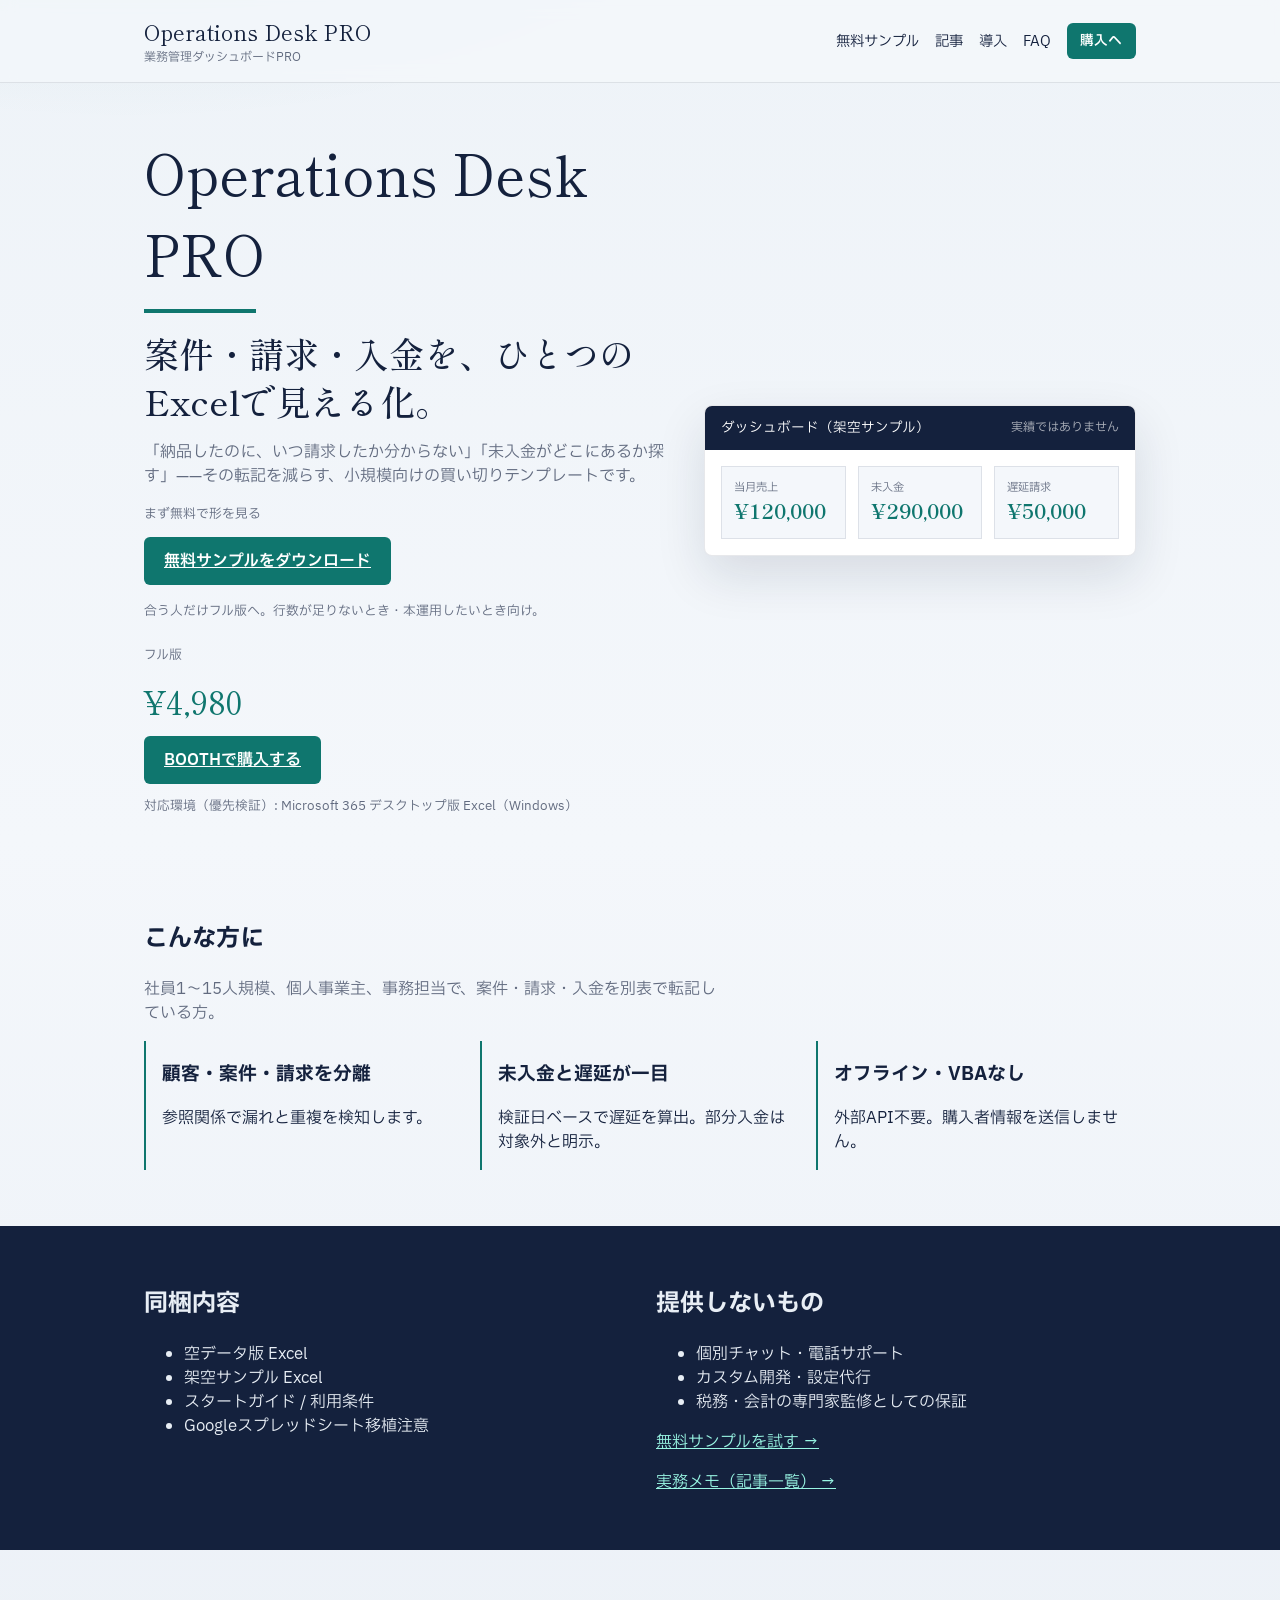
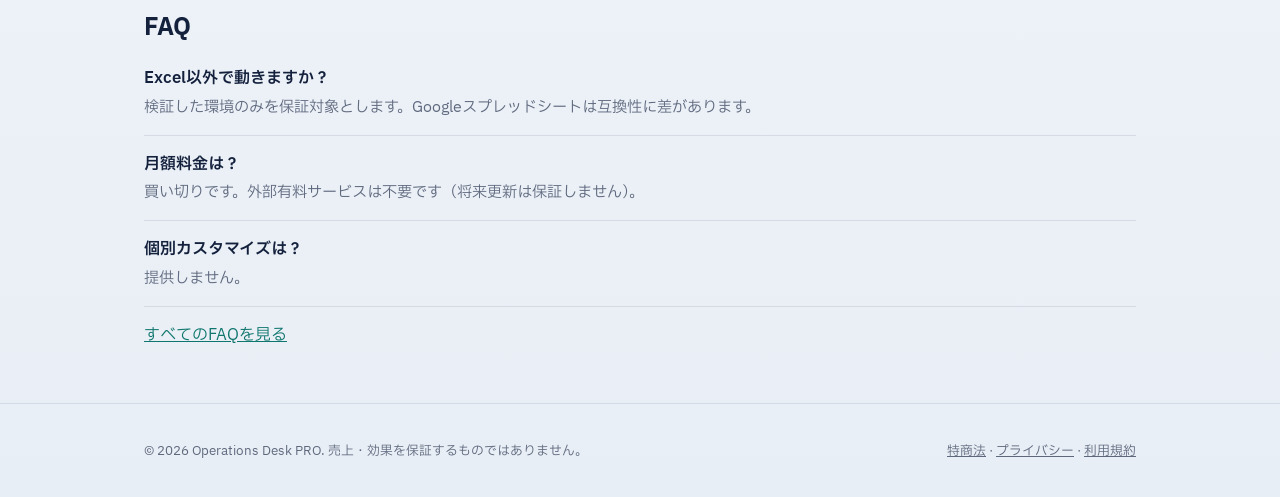
<file: index.html>
<!DOCTYPE html>
<html lang="ja">
  <head>
    <meta charset="utf-8" />
    <meta name="viewport" content="width=device-width, initial-scale=1" />
    <title>Operations Desk PRO | 業務管理ダッシュボードPRO</title>
    <meta
      name="description"
      content="案件・請求・入金をひとつのExcelで見える化する、小規模事業者向け買い切りテンプレート。"
    />
    <meta name="robots" content="index,follow" />
    <link rel="preconnect" href="https://fonts.googleapis.com" />
    <link rel="preconnect" href="https://fonts.gstatic.com" crossorigin />
    <link
      href="https://fonts.googleapis.com/css2?family=IBM+Plex+Sans+JP:wght@400;500;600&family=Shippori+Mincho:wght@500;700&display=swap"
      rel="stylesheet"
    />
    <link rel="stylesheet" href="./styles.css" />
    <script type="application/ld+json">
      {
        "@context": "https://schema.org",
        "@type": "Product",
        "name": "業務管理ダッシュボードPRO",
        "brand": "Operations Desk PRO",
        "description": "小規模事業者向け業務管理Excelテンプレート",
        "offers": {
          "@type": "Offer",
          "priceCurrency": "JPY",
          "price": "4980",
          "availability": "https://schema.org/InStock",
          "url": "https://opsdesk.booth.pm/items/9020369"
        }
      }
    </script>
  </head>
  <body>
    <header class="site-header">
      <div class="wrap row">
        <a class="brand" href="./index.html">
          <span class="brand-en">Operations Desk PRO</span>
          <span class="brand-ja">業務管理ダッシュボードPRO</span>
        </a>
        <nav aria-label="主要">
          <a href="./sample.html">無料サンプル</a>
          <a href="./articles/">記事</a>
          <a href="./guide.html">導入</a>
          <a href="./faq.html">FAQ</a>
          <a class="btn btn-small" href="#buy">購入へ</a>
        </nav>
      </div>
    </header>

    <main>
      <section class="hero wrap">
        <div>
          <p class="brand-hero">Operations Desk PRO</p>
          <div class="accent-line" aria-hidden="true"></div>
          <h1>案件・請求・入金を、ひとつのExcelで見える化。</h1>
          <p class="lede">
            「納品したのに、いつ請求したか分からない」「未入金がどこにあるか探す」——その転記を減らす、小規模向けの買い切りテンプレートです。
          </p>
          <div id="buy" class="buy-block">
            <p class="price-label">まず無料で形を見る</p>
            <a class="btn" href="./downloads/operations-desk-pro-free-v1.0.0.zip"
              >無料サンプルをダウンロード</a
            >
            <p class="note" style="margin-top:1rem">
              合う人だけフル版へ。行数が足りないとき・本運用したいとき向け。
            </p>
            <p class="price-label" style="margin-top:1.5rem">フル版</p>
            <p class="price">¥4,980</p>
            <a class="btn" href="https://opsdesk.booth.pm/items/9020369" rel="noopener"
              >BOOTHで購入する</a
            >
          </div>
          <p class="note">対応環境（優先検証）: Microsoft 365 デスクトップ版 Excel（Windows）</p>
        </div>
        <figure class="mock" aria-label="ダッシュボードの合成プレビュー（架空データ）">
          <div class="mock-bar">
            <span>ダッシュボード（架空サンプル）</span>
            <span class="muted">実績ではありません</span>
          </div>
          <div class="kpis">
            <div><span>当月売上</span><strong>¥120,000</strong></div>
            <div><span>未入金</span><strong>¥290,000</strong></div>
            <div><span>遅延請求</span><strong>¥50,000</strong></div>
          </div>
        </figure>
      </section>

      <section class="wrap section">
        <h2>こんな方に</h2>
        <p class="lede">社員1〜15人規模、個人事業主、事務担当で、案件・請求・入金を別表で転記している方。</p>
        <ul class="cards">
          <li>
            <h3>顧客・案件・請求を分離</h3>
            <p>参照関係で漏れと重複を検知します。</p>
          </li>
          <li>
            <h3>未入金と遅延が一目</h3>
            <p>検証日ベースで遅延を算出。部分入金は対象外と明示。</p>
          </li>
          <li>
            <h3>オフライン・VBAなし</h3>
            <p>外部API不要。購入者情報を送信しません。</p>
          </li>
        </ul>
      </section>

      <section class="section dark">
        <div class="wrap grid-2">
          <div>
            <h2>同梱内容</h2>
            <ul>
              <li>空データ版 Excel</li>
              <li>架空サンプル Excel</li>
              <li>スタートガイド / 利用条件</li>
              <li>Googleスプレッドシート移植注意</li>
            </ul>
          </div>
          <div>
            <h2>提供しないもの</h2>
            <ul>
              <li>個別チャット・電話サポート</li>
              <li>カスタム開発・設定代行</li>
              <li>税務・会計の専門家監修としての保証</li>
            </ul>
            <p><a href="./sample.html">無料サンプルを試す →</a></p>
            <p><a href="./articles/">実務メモ（記事一覧） →</a></p>
          </div>
        </div>
      </section>

      <section class="wrap section">
        <h2>FAQ</h2>
        <dl class="faq">
          <div>
            <dt>Excel以外で動きますか？</dt>
            <dd>検証した環境のみを保証対象とします。Googleスプレッドシートは互換性に差があります。</dd>
          </div>
          <div>
            <dt>月額料金は？</dt>
            <dd>買い切りです。外部有料サービスは不要です（将来更新は保証しません）。</dd>
          </div>
          <div>
            <dt>個別カスタマイズは？</dt>
            <dd>提供しません。</dd>
          </div>
        </dl>
        <p><a href="./faq.html">すべてのFAQを見る</a></p>
      </section>
    </main>

    <footer class="site-footer">
      <div class="wrap row">
        <p>© 2026 Operations Desk PRO. 売上・効果を保証するものではありません。</p>
        <p>
          <a href="./legal.html">特商法</a> ·
          <a href="./privacy.html">プライバシー</a> ·
          <a href="./terms.html">利用規約</a>
        </p>
      </div>
    </footer>
  </body>
</html>
</file>
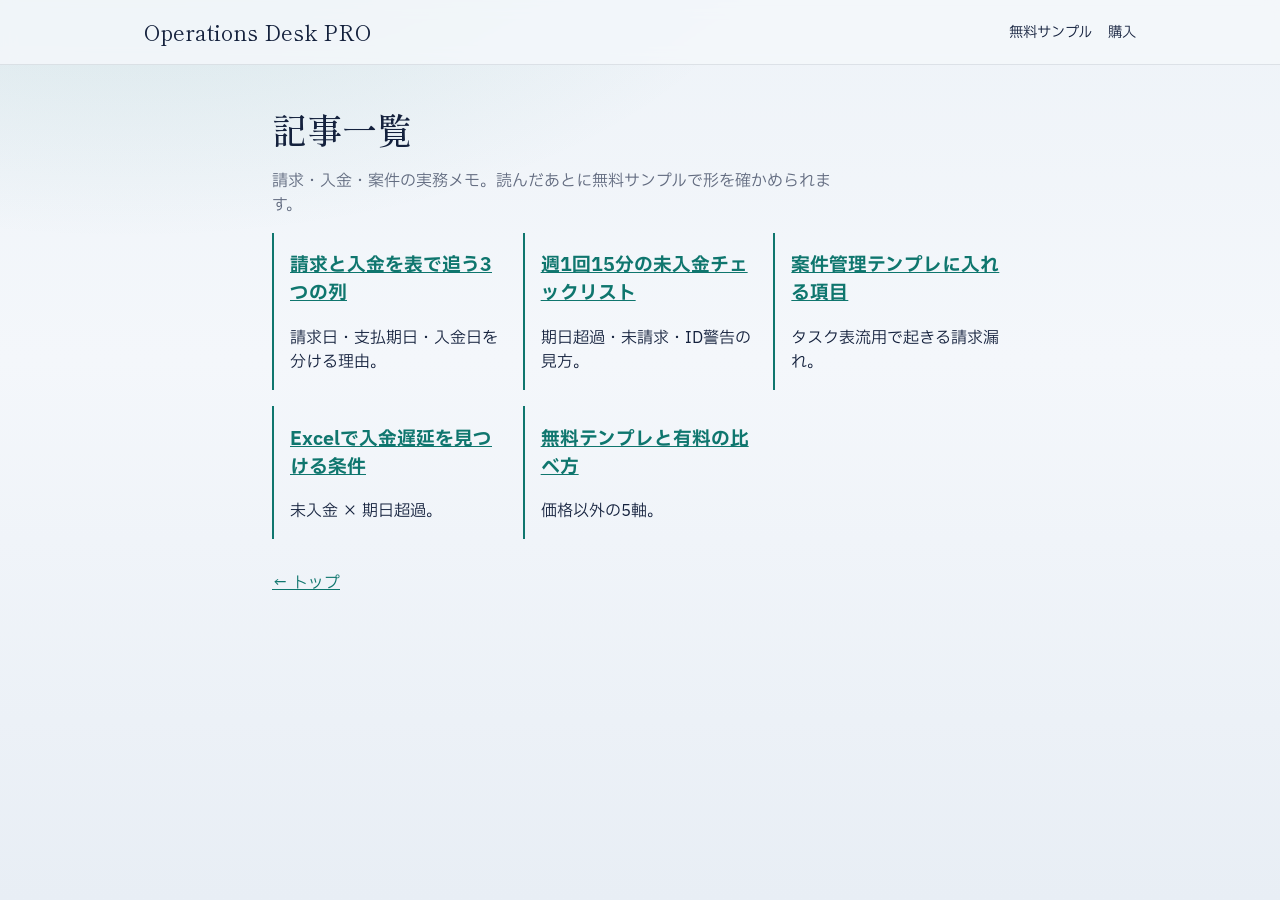
<file: articles/index.html>
<!DOCTYPE html>
<html lang="ja">
  <head>
    <meta charset="utf-8" />
    <meta name="viewport" content="width=device-width, initial-scale=1" />
    <title>記事一覧 | OpsDesk</title>
    <meta name="description" content="請求・入金・案件管理の実務メモ。無料サンプルとBOOTHへの導線付き。" />
    <link rel="preconnect" href="https://fonts.googleapis.com" />
    <link rel="preconnect" href="https://fonts.gstatic.com" crossorigin />
    <link href="https://fonts.googleapis.com/css2?family=IBM+Plex+Sans+JP:wght@400;500;600&family=Shippori+Mincho:wght@500;700&display=swap" rel="stylesheet" />
    <link rel="stylesheet" href="../styles.css" />
  </head>
  <body>
    <header class="site-header">
      <div class="wrap row">
        <a class="brand" href="../index.html"><span class="brand-en">Operations Desk PRO</span></a>
        <nav>
          <a href="../sample.html">無料サンプル</a>
          <a href="https://opsdesk.booth.pm/items/9020369" rel="noopener">購入</a>
        </nav>
      </div>
    </header>
    <main class="wrap page">
      <h1>記事一覧</h1>
      <p class="lede">請求・入金・案件の実務メモ。読んだあとに無料サンプルで形を確かめられます。</p>
      <ul class="cards">
        <li>
          <h3><a href="./seikyu-nyukin-hyo.html">請求と入金を表で追う3つの列</a></h3>
          <p>請求日・支払期日・入金日を分ける理由。</p>
        </li>
        <li>
          <h3><a href="./unpaid-checklist.html">週1回15分の未入金チェックリスト</a></h3>
          <p>期日超過・未請求・ID警告の見方。</p>
        </li>
        <li>
          <h3><a href="./anaken-template.html">案件管理テンプレに入れる項目</a></h3>
          <p>タスク表流用で起きる請求漏れ。</p>
        </li>
        <li>
          <h3><a href="./nyukin-chitai.html">Excelで入金遅延を見つける条件</a></h3>
          <p>未入金 × 期日超過。</p>
        </li>
        <li>
          <h3><a href="./free-vs-paid.html">無料テンプレと有料の比べ方</a></h3>
          <p>価格以外の5軸。</p>
        </li>
      </ul>
      <p style="margin-top:2rem"><a href="../index.html">← トップ</a></p>
    </main>
  </body>
</html>
</file>
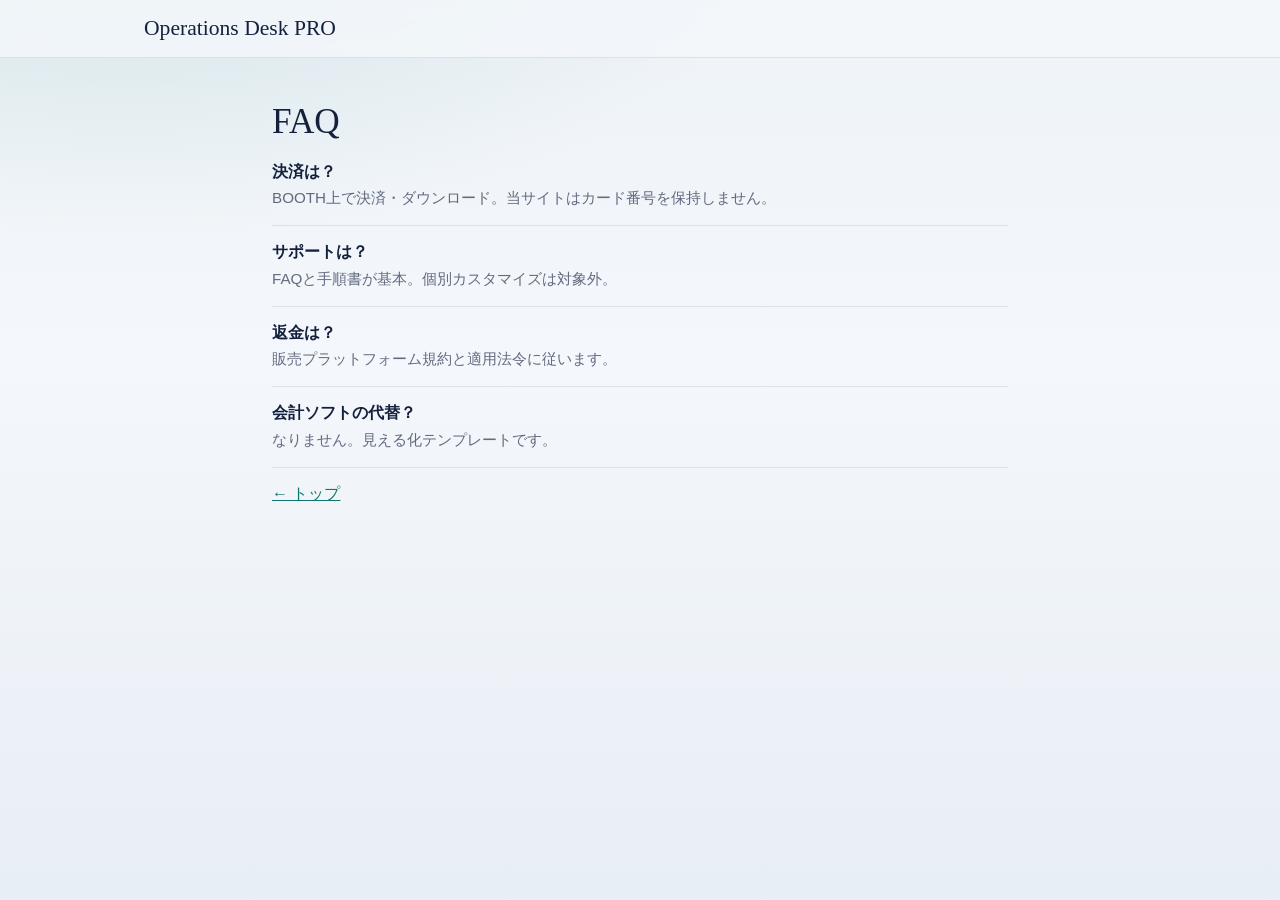
<file: faq.html>
<!DOCTYPE html>
<html lang="ja">
  <head>
    <meta charset="utf-8" />
    <meta name="viewport" content="width=device-width, initial-scale=1" />
    <title>FAQ | Operations Desk PRO</title>
    <meta name="robots" content="noindex,nofollow" />
    <link rel="stylesheet" href="./styles.css" />
  </head>
  <body>
    <header class="site-header"><div class="wrap"><a class="brand" href="./index.html"><span class="brand-en">Operations Desk PRO</span></a></div></header>
    <main class="wrap page">
      <h1>FAQ</h1>
      <dl class="faq">
        <div><dt>決済は？</dt><dd>BOOTH上で決済・ダウンロード。当サイトはカード番号を保持しません。</dd></div>
        <div><dt>サポートは？</dt><dd>FAQと手順書が基本。個別カスタマイズは対象外。</dd></div>
        <div><dt>返金は？</dt><dd>販売プラットフォーム規約と適用法令に従います。</dd></div>
        <div><dt>会計ソフトの代替？</dt><dd>なりません。見える化テンプレートです。</dd></div>
      </dl>
      <p><a href="./index.html">← トップ</a></p>
    </main>
  </body>
</html>
</file>
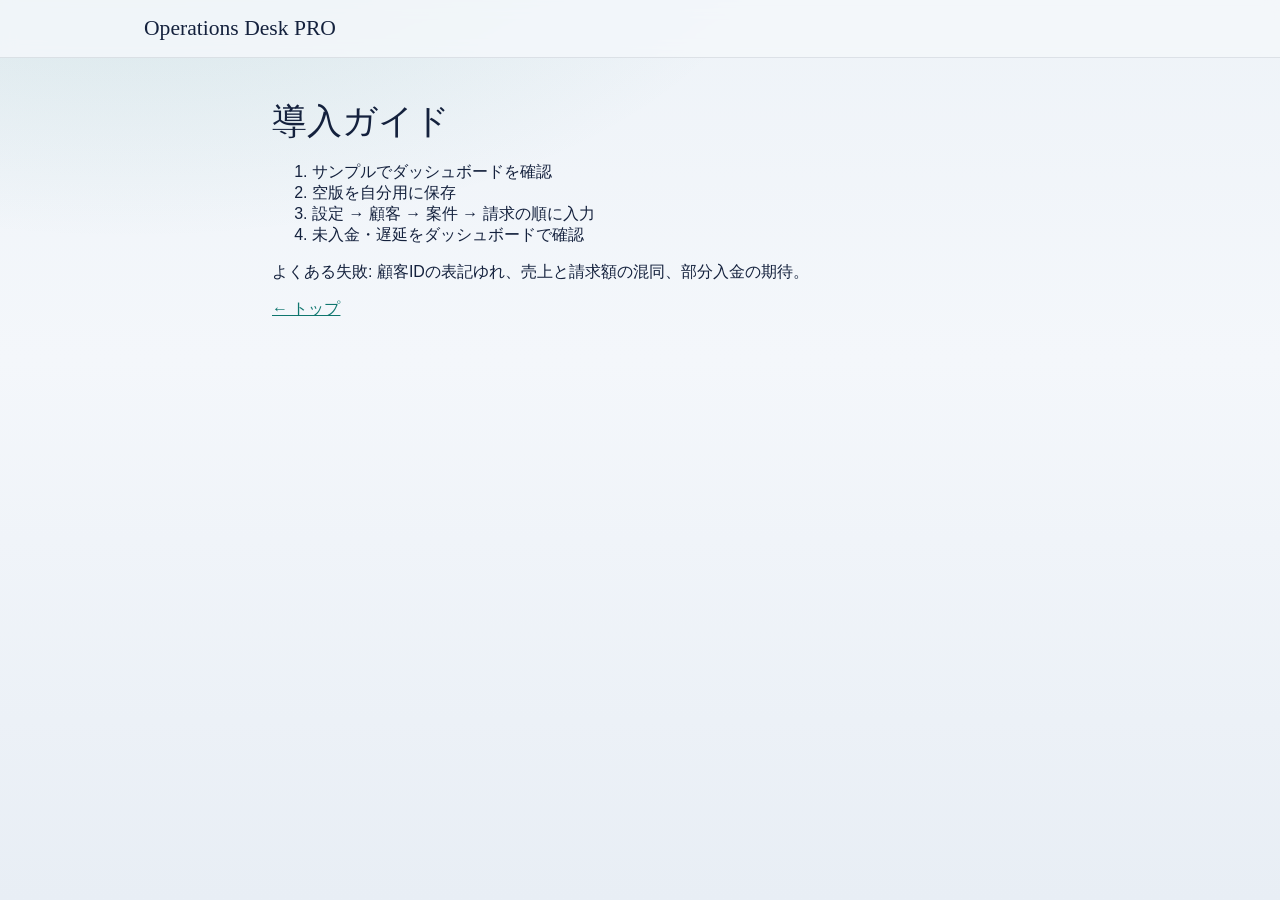
<file: guide.html>
<!DOCTYPE html>
<html lang="ja">
  <head>
    <meta charset="utf-8" />
    <meta name="viewport" content="width=device-width, initial-scale=1" />
    <title>導入ガイド | Operations Desk PRO</title>
    <meta name="robots" content="noindex,nofollow" />
    <link rel="stylesheet" href="./styles.css" />
  </head>
  <body>
    <header class="site-header"><div class="wrap"><a class="brand" href="./index.html"><span class="brand-en">Operations Desk PRO</span></a></div></header>
    <main class="wrap page">
      <h1>導入ガイド</h1>
      <ol>
        <li>サンプルでダッシュボードを確認</li>
        <li>空版を自分用に保存</li>
        <li>設定 → 顧客 → 案件 → 請求の順に入力</li>
        <li>未入金・遅延をダッシュボードで確認</li>
      </ol>
      <p>よくある失敗: 顧客IDの表記ゆれ、売上と請求額の混同、部分入金の期待。</p>
      <p><a href="./index.html">← トップ</a></p>
    </main>
  </body>
</html>
</file>
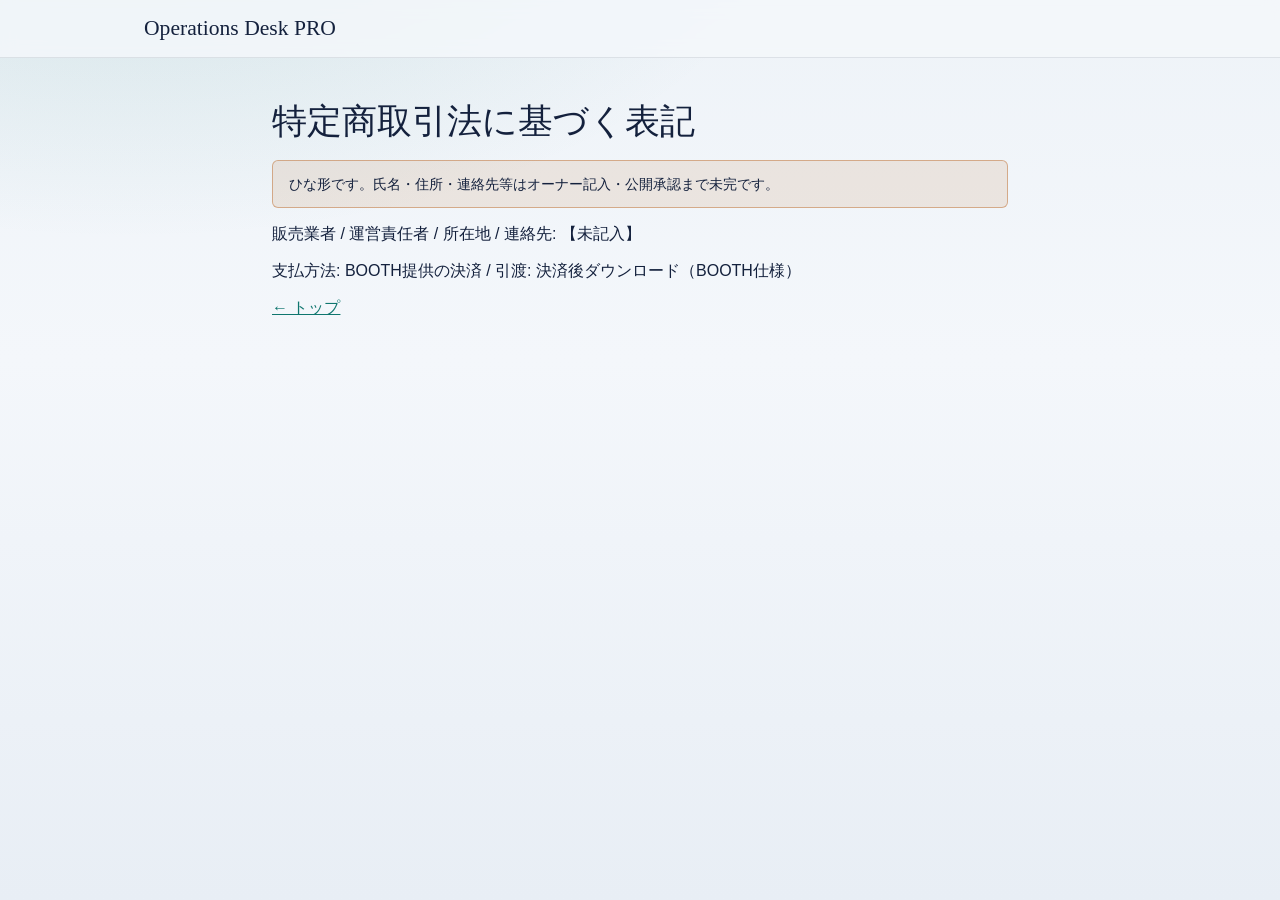
<file: legal.html>
<!DOCTYPE html>
<html lang="ja">
  <head>
    <meta charset="utf-8" />
    <meta name="viewport" content="width=device-width, initial-scale=1" />
    <title>特商法表記 | Operations Desk PRO</title>
    <meta name="robots" content="noindex,nofollow" />
    <link rel="stylesheet" href="./styles.css" />
  </head>
  <body>
    <header class="site-header"><div class="wrap"><a class="brand" href="./index.html"><span class="brand-en">Operations Desk PRO</span></a></div></header>
    <main class="wrap page">
      <h1>特定商取引法に基づく表記</h1>
      <p class="warn">ひな形です。氏名・住所・連絡先等はオーナー記入・公開承認まで未完です。</p>
      <p>販売業者 / 運営責任者 / 所在地 / 連絡先: 【未記入】</p>
      <p>支払方法: BOOTH提供の決済 / 引渡: 決済後ダウンロード（BOOTH仕様）</p>
      <p><a href="./index.html">← トップ</a></p>
    </main>
  </body>
</html>
</file>
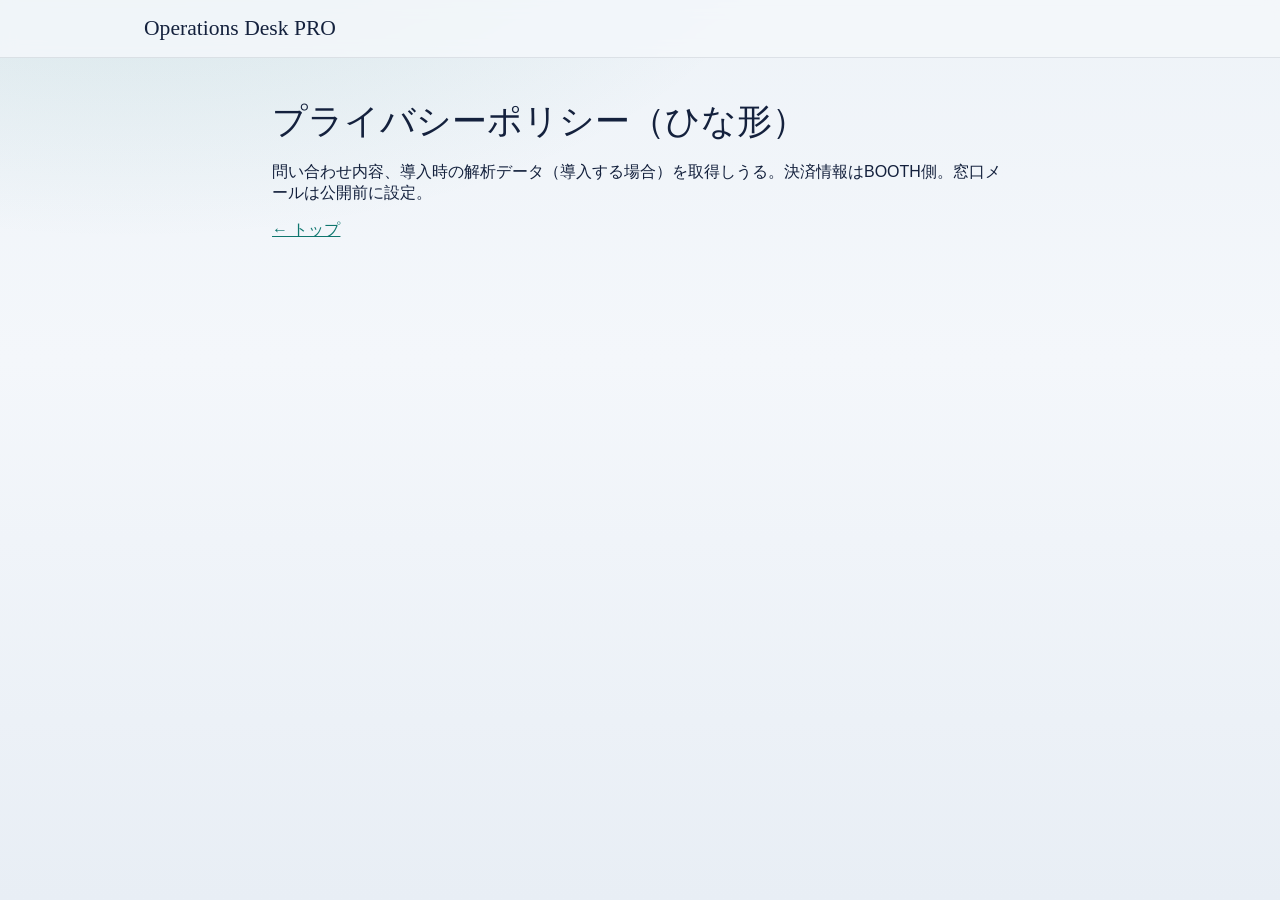
<file: privacy.html>
<!DOCTYPE html>
<html lang="ja">
  <head>
    <meta charset="utf-8" />
    <meta name="viewport" content="width=device-width, initial-scale=1" />
    <title>プライバシー | Operations Desk PRO</title>
    <meta name="robots" content="noindex,nofollow" />
    <link rel="stylesheet" href="./styles.css" />
  </head>
  <body>
    <header class="site-header"><div class="wrap"><a class="brand" href="./index.html"><span class="brand-en">Operations Desk PRO</span></a></div></header>
    <main class="wrap page">
      <h1>プライバシーポリシー（ひな形）</h1>
      <p>問い合わせ内容、導入時の解析データ（導入する場合）を取得しうる。決済情報はBOOTH側。窓口メールは公開前に設定。</p>
      <p><a href="./index.html">← トップ</a></p>
    </main>
  </body>
</html>
</file>
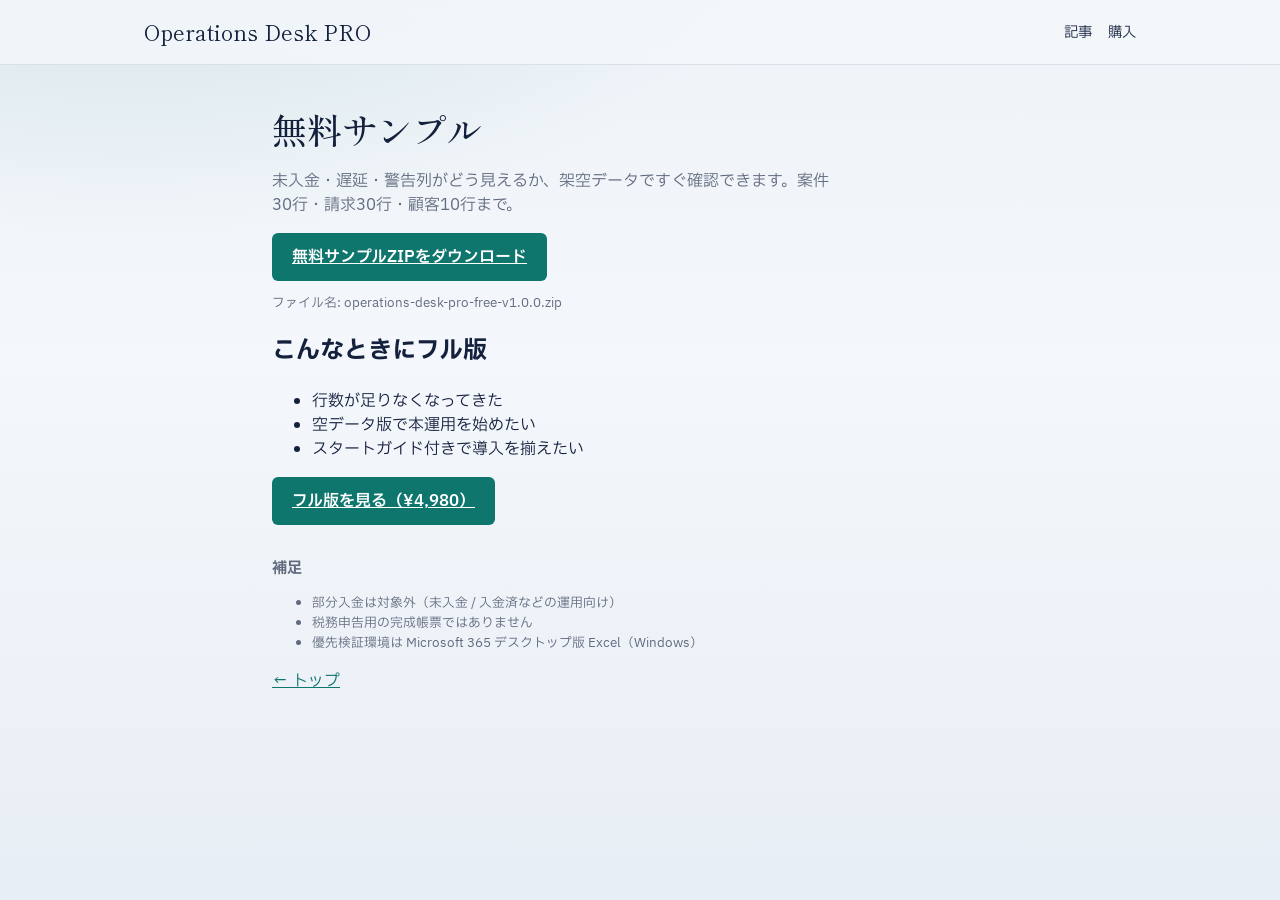
<file: sample.html>
<!DOCTYPE html>
<html lang="ja">
  <head>
    <meta charset="utf-8" />
    <meta name="viewport" content="width=device-width, initial-scale=1" />
    <title>無料サンプル | Operations Desk PRO</title>
    <meta
      name="description"
      content="業務管理ダッシュボードPROの無料サンプルZIP。行数制限あり・架空データ。"
    />
    <link rel="preconnect" href="https://fonts.googleapis.com" />
    <link rel="preconnect" href="https://fonts.gstatic.com" crossorigin />
    <link
      href="https://fonts.googleapis.com/css2?family=IBM+Plex+Sans+JP:wght@400;500;600&family=Shippori+Mincho:wght@500;700&display=swap"
      rel="stylesheet"
    />
    <link rel="stylesheet" href="./styles.css" />
  </head>
  <body>
    <header class="site-header">
      <div class="wrap row">
        <a class="brand" href="./index.html">
          <span class="brand-en">Operations Desk PRO</span>
        </a>
        <nav>
          <a href="./articles/seikyu-nyukin-hyo.html">記事</a>
          <a href="https://opsdesk.booth.pm/items/9020369" rel="noopener">購入</a>
        </nav>
      </div>
    </header>
    <main class="wrap page">
      <h1>無料サンプル</h1>
      <p class="lede">
        未入金・遅延・警告列がどう見えるか、架空データですぐ確認できます。案件30行・請求30行・顧客10行まで。
      </p>
      <div class="buy-block">
        <a class="btn" href="./downloads/operations-desk-pro-free-v1.0.0.zip"
          >無料サンプルZIPをダウンロード</a
        >
        <p class="note">ファイル名: operations-desk-pro-free-v1.0.0.zip</p>
      </div>
      <h2>こんなときにフル版</h2>
      <ul>
        <li>行数が足りなくなってきた</li>
        <li>空データ版で本運用を始めたい</li>
        <li>スタートガイド付きで導入を揃えたい</li>
      </ul>
      <p>
        <a class="btn" href="https://opsdesk.booth.pm/items/9020369" rel="noopener">フル版を見る（¥4,980）</a>
      </p>
      <h2 class="note" style="margin-top:2rem;font-size:0.95rem">補足</h2>
      <ul class="note">
        <li>部分入金は対象外（未入金 / 入金済などの運用向け）</li>
        <li>税務申告用の完成帳票ではありません</li>
        <li>優先検証環境は Microsoft 365 デスクトップ版 Excel（Windows）</li>
      </ul>
      <p><a href="./index.html">← トップ</a></p>
    </main>
  </body>
</html>
</file>
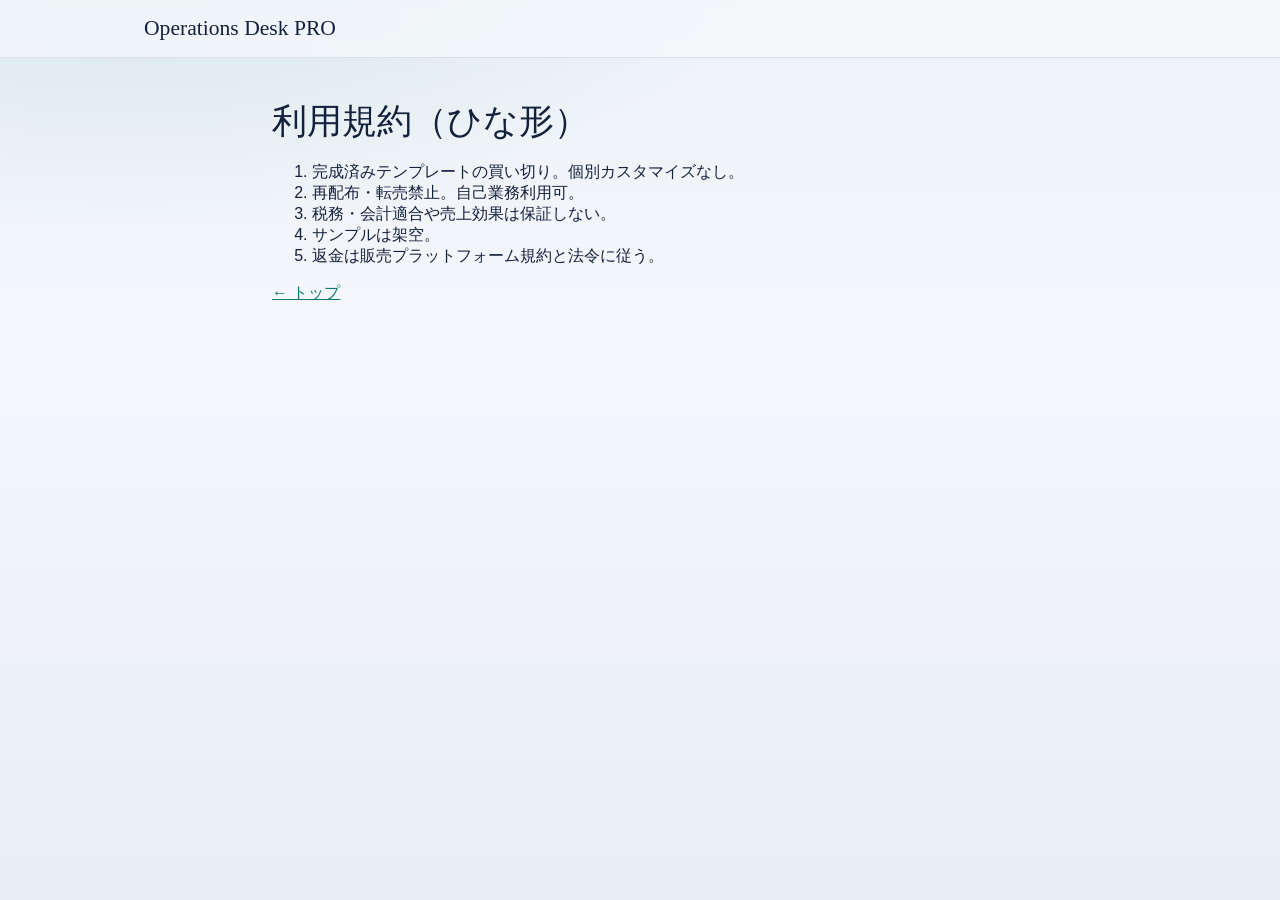
<file: terms.html>
<!DOCTYPE html>
<html lang="ja">
  <head>
    <meta charset="utf-8" />
    <meta name="viewport" content="width=device-width, initial-scale=1" />
    <title>利用規約 | Operations Desk PRO</title>
    <meta name="robots" content="noindex,nofollow" />
    <link rel="stylesheet" href="./styles.css" />
  </head>
  <body>
    <header class="site-header"><div class="wrap"><a class="brand" href="./index.html"><span class="brand-en">Operations Desk PRO</span></a></div></header>
    <main class="wrap page">
      <h1>利用規約（ひな形）</h1>
      <ol>
        <li>完成済みテンプレートの買い切り。個別カスタマイズなし。</li>
        <li>再配布・転売禁止。自己業務利用可。</li>
        <li>税務・会計適合や売上効果は保証しない。</li>
        <li>サンプルは架空。</li>
        <li>返金は販売プラットフォーム規約と法令に従う。</li>
      </ol>
      <p><a href="./index.html">← トップ</a></p>
    </main>
  </body>
</html>
</file>
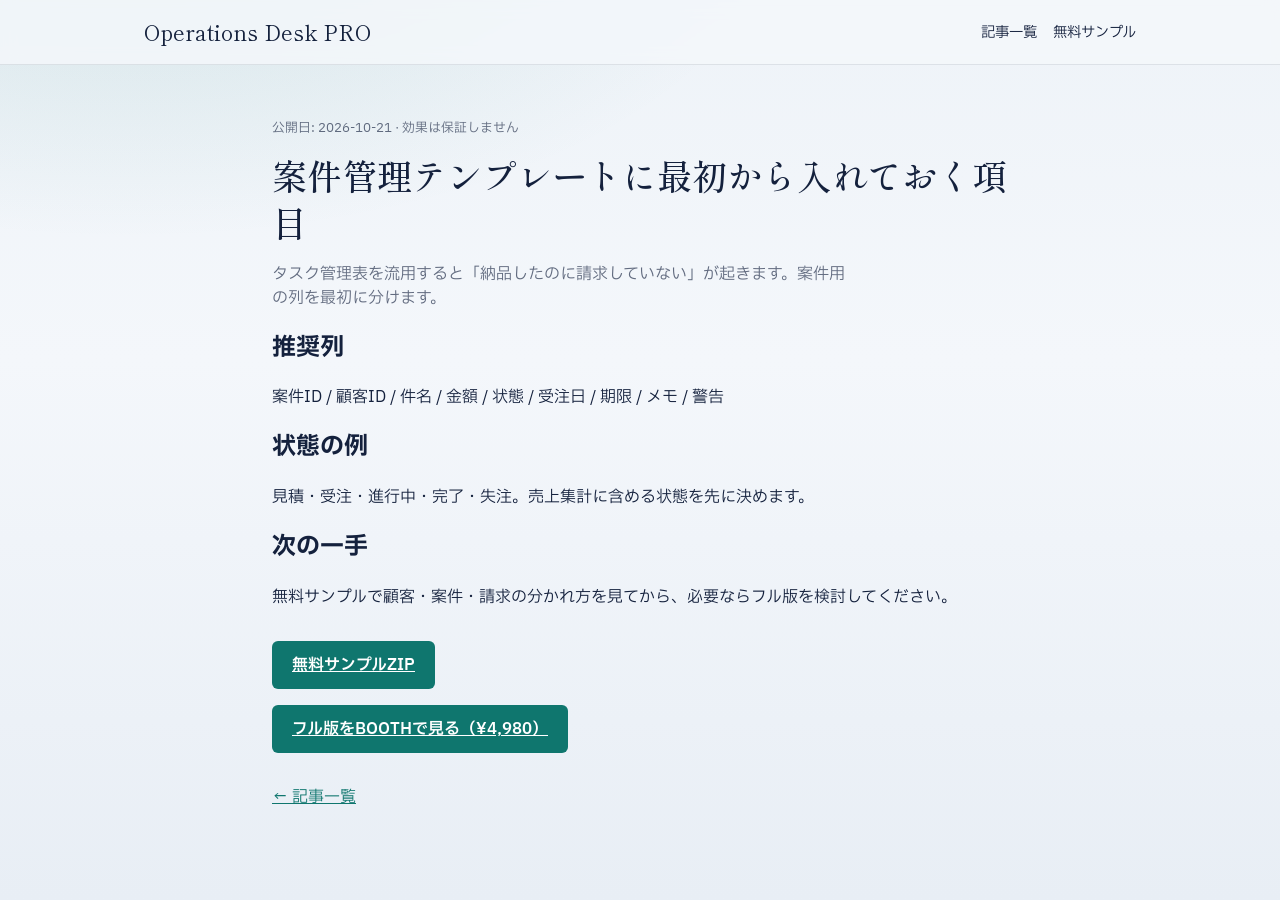
<file: articles/anaken-template.html>
<!DOCTYPE html>
<html lang="ja">
  <head>
    <meta charset="utf-8" />
    <meta name="viewport" content="width=device-width, initial-scale=1" />
    <title>案件管理テンプレートに最初から入れておく項目 | OpsDesk</title>
    <meta name="description" content="タスク表流用で請求漏れが起きる理由と、案件管理テンプレに最初から入れる列。" />
    <link rel="preconnect" href="https://fonts.googleapis.com" />
    <link rel="preconnect" href="https://fonts.gstatic.com" crossorigin />
    <link href="https://fonts.googleapis.com/css2?family=IBM+Plex+Sans+JP:wght@400;500;600&family=Shippori+Mincho:wght@500;700&display=swap" rel="stylesheet" />
    <link rel="stylesheet" href="../styles.css" />
  </head>
  <body>
    <header class="site-header">
      <div class="wrap row">
        <a class="brand" href="../index.html"><span class="brand-en">Operations Desk PRO</span></a>
        <nav>
          <a href="./index.html">記事一覧</a>
          <a href="../sample.html">無料サンプル</a>
        </nav>
      </div>
    </header>
    <main class="wrap page article">
      <p class="note">公開日: 2026-10-21 · 効果は保証しません</p>
      <h1>案件管理テンプレートに最初から入れておく項目</h1>
      <p class="lede">タスク管理表を流用すると「納品したのに請求していない」が起きます。案件用の列を最初に分けます。</p>
      <h2>推奨列</h2>
      <p>案件ID / 顧客ID / 件名 / 金額 / 状態 / 受注日 / 期限 / メモ / 警告</p>
      <h2>状態の例</h2>
      <p>見積・受注・進行中・完了・失注。売上集計に含める状態を先に決めます。</p>
      <h2>次の一手</h2>
      <p>無料サンプルで顧客・案件・請求の分かれ方を見てから、必要ならフル版を検討してください。</p>
      <div class="buy-block" style="margin-top:2rem">
        <a class="btn" href="../downloads/operations-desk-pro-free-v1.0.0.zip">無料サンプルZIP</a>
        <p style="margin-top:1rem"><a class="btn" href="https://opsdesk.booth.pm/items/9020369" rel="noopener">フル版をBOOTHで見る（¥4,980）</a></p>
      </div>
      <p style="margin-top:2rem"><a href="./index.html">← 記事一覧</a></p>
    </main>
  </body>
</html>
</file>
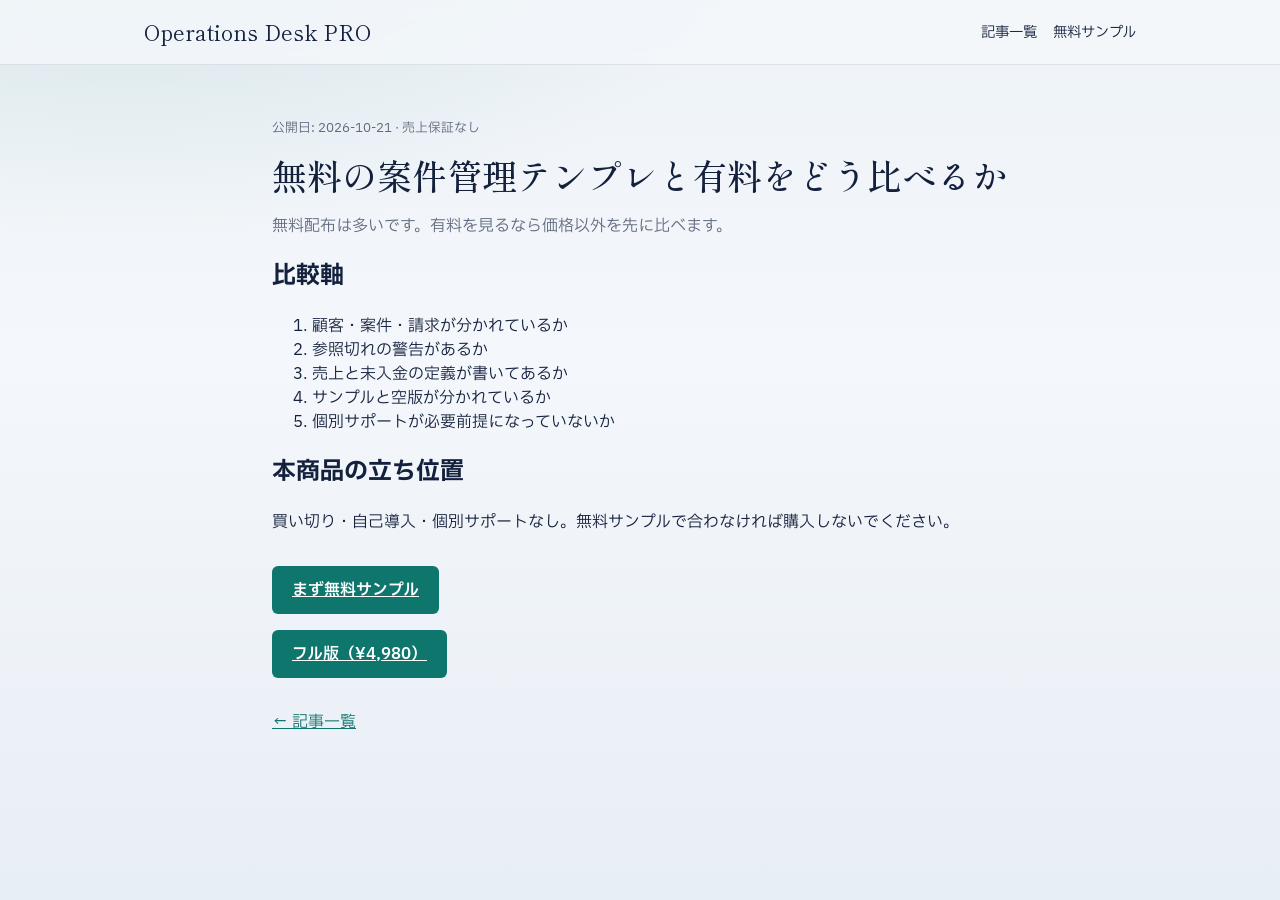
<file: articles/free-vs-paid.html>
<!DOCTYPE html>
<html lang="ja">
  <head>
    <meta charset="utf-8" />
    <meta name="viewport" content="width=device-width, initial-scale=1" />
    <title>無料の案件管理テンプレと有料をどう比べるか | OpsDesk</title>
    <meta name="description" content="価格以外の5つの比較軸。無料で足りるなら買わなくてよい。" />
    <link rel="preconnect" href="https://fonts.googleapis.com" />
    <link rel="preconnect" href="https://fonts.gstatic.com" crossorigin />
    <link href="https://fonts.googleapis.com/css2?family=IBM+Plex+Sans+JP:wght@400;500;600&family=Shippori+Mincho:wght@500;700&display=swap" rel="stylesheet" />
    <link rel="stylesheet" href="../styles.css" />
  </head>
  <body>
    <header class="site-header">
      <div class="wrap row">
        <a class="brand" href="../index.html"><span class="brand-en">Operations Desk PRO</span></a>
        <nav>
          <a href="./index.html">記事一覧</a>
          <a href="../sample.html">無料サンプル</a>
        </nav>
      </div>
    </header>
    <main class="wrap page article">
      <p class="note">公開日: 2026-10-21 · 売上保証なし</p>
      <h1>無料の案件管理テンプレと有料をどう比べるか</h1>
      <p class="lede">無料配布は多いです。有料を見るなら価格以外を先に比べます。</p>
      <h2>比較軸</h2>
      <ol>
        <li>顧客・案件・請求が分かれているか</li>
        <li>参照切れの警告があるか</li>
        <li>売上と未入金の定義が書いてあるか</li>
        <li>サンプルと空版が分かれているか</li>
        <li>個別サポートが必要前提になっていないか</li>
      </ol>
      <h2>本商品の立ち位置</h2>
      <p>買い切り・自己導入・個別サポートなし。無料サンプルで合わなければ購入しないでください。</p>
      <div class="buy-block" style="margin-top:2rem">
        <a class="btn" href="../downloads/operations-desk-pro-free-v1.0.0.zip">まず無料サンプル</a>
        <p style="margin-top:1rem"><a class="btn" href="https://opsdesk.booth.pm/items/9020369" rel="noopener">フル版（¥4,980）</a></p>
      </div>
      <p style="margin-top:2rem"><a href="./index.html">← 記事一覧</a></p>
    </main>
  </body>
</html>
</file>
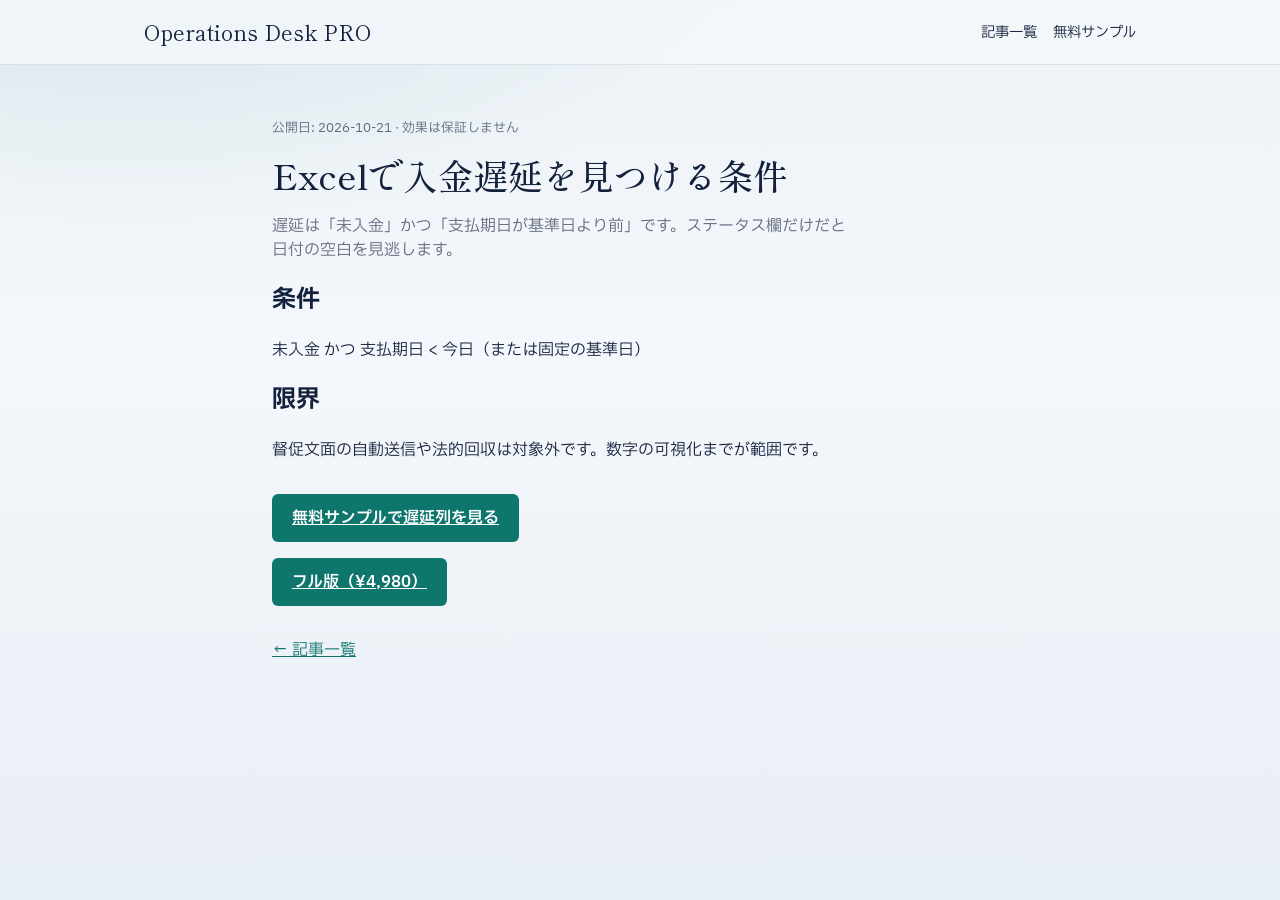
<file: articles/nyukin-chitai.html>
<!DOCTYPE html>
<html lang="ja">
  <head>
    <meta charset="utf-8" />
    <meta name="viewport" content="width=device-width, initial-scale=1" />
    <title>Excelで入金遅延を見つける条件 | OpsDesk</title>
    <meta name="description" content="未入金かつ支払期日を過ぎた行を見つけるExcelの条件。督促自動化は範囲外。" />
    <link rel="preconnect" href="https://fonts.googleapis.com" />
    <link rel="preconnect" href="https://fonts.gstatic.com" crossorigin />
    <link href="https://fonts.googleapis.com/css2?family=IBM+Plex+Sans+JP:wght@400;500;600&family=Shippori+Mincho:wght@500;700&display=swap" rel="stylesheet" />
    <link rel="stylesheet" href="../styles.css" />
  </head>
  <body>
    <header class="site-header">
      <div class="wrap row">
        <a class="brand" href="../index.html"><span class="brand-en">Operations Desk PRO</span></a>
        <nav>
          <a href="./index.html">記事一覧</a>
          <a href="../sample.html">無料サンプル</a>
        </nav>
      </div>
    </header>
    <main class="wrap page article">
      <p class="note">公開日: 2026-10-21 · 効果は保証しません</p>
      <h1>Excelで入金遅延を見つける条件</h1>
      <p class="lede">遅延は「未入金」かつ「支払期日が基準日より前」です。ステータス欄だけだと日付の空白を見逃します。</p>
      <h2>条件</h2>
      <p>未入金 かつ 支払期日 &lt; 今日（または固定の基準日）</p>
      <h2>限界</h2>
      <p>督促文面の自動送信や法的回収は対象外です。数字の可視化までが範囲です。</p>
      <div class="buy-block" style="margin-top:2rem">
        <a class="btn" href="../downloads/operations-desk-pro-free-v1.0.0.zip">無料サンプルで遅延列を見る</a>
        <p style="margin-top:1rem"><a class="btn" href="https://opsdesk.booth.pm/items/9020369" rel="noopener">フル版（¥4,980）</a></p>
      </div>
      <p style="margin-top:2rem"><a href="./index.html">← 記事一覧</a></p>
    </main>
  </body>
</html>
</file>
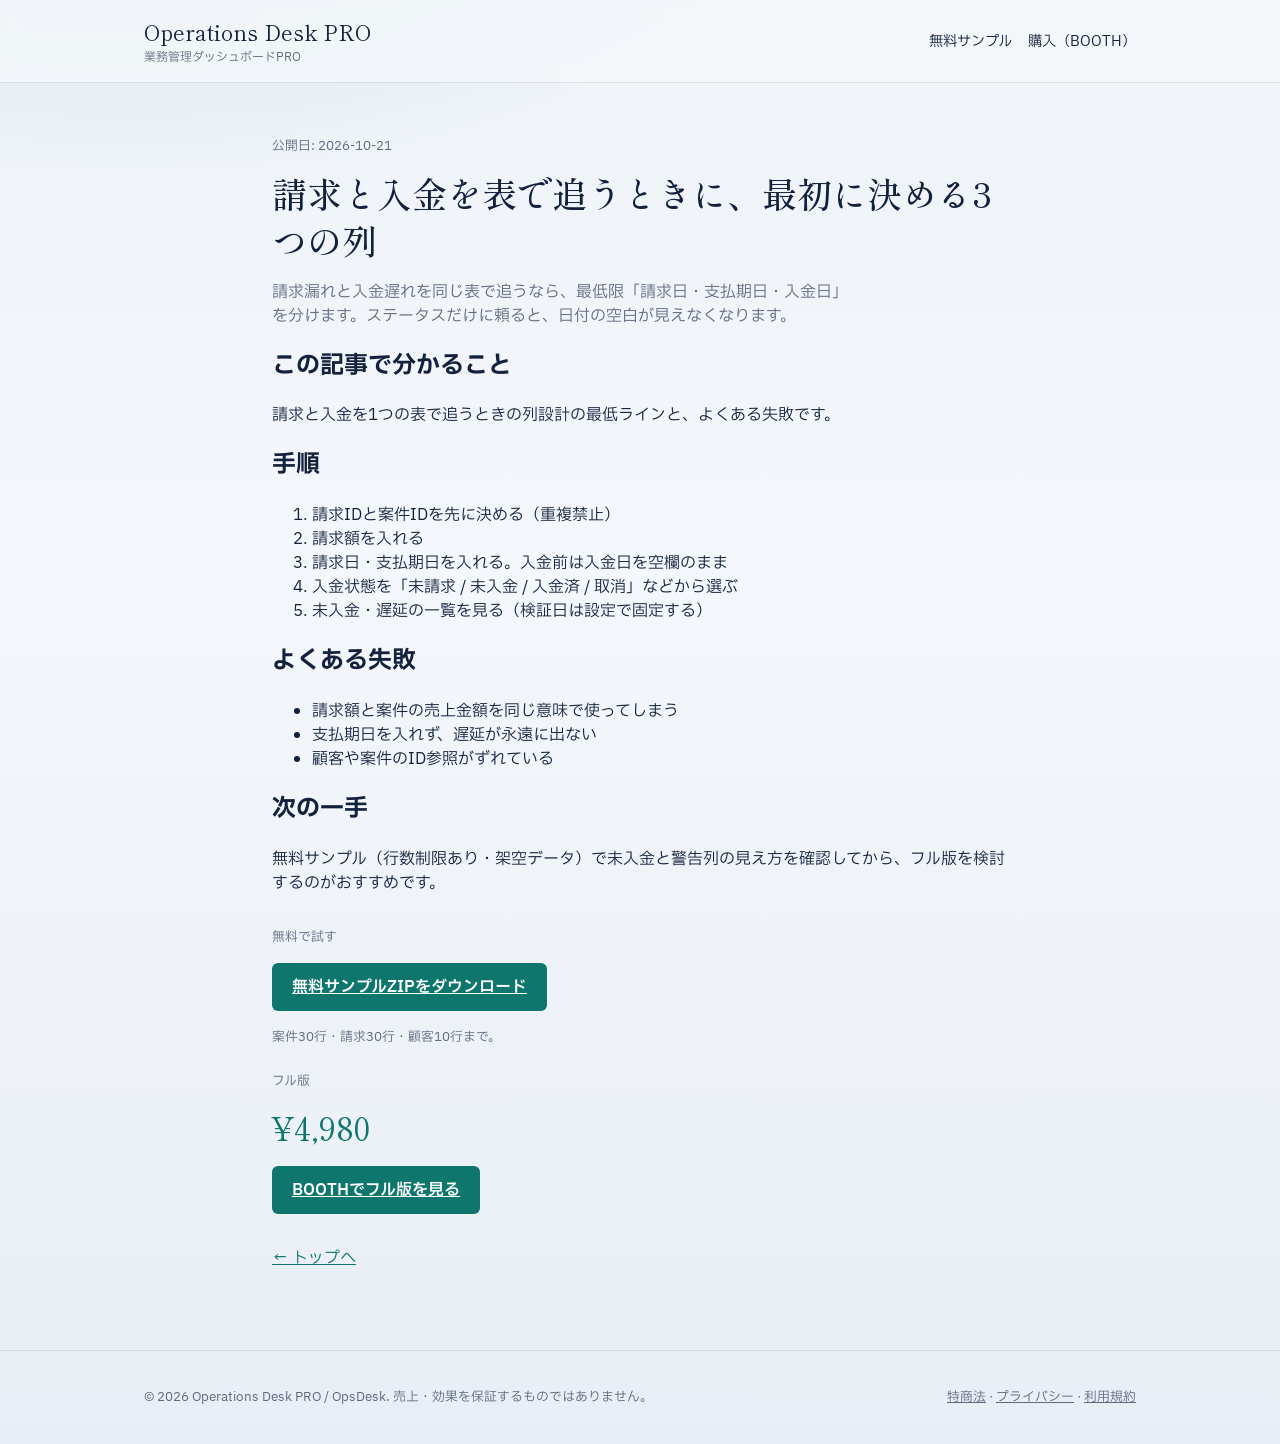
<file: articles/seikyu-nyukin-hyo.html>
<!DOCTYPE html>
<html lang="ja">
  <head>
    <meta charset="utf-8" />
    <meta name="viewport" content="width=device-width, initial-scale=1" />
    <title>請求と入金を表で追うときに、最初に決める3つの列 | OpsDesk</title>
    <meta
      name="description"
      content="請求漏れと入金遅れを同じ表で追うなら、請求日・支払期日・入金日を分けます。無料サンプルと有料テンプレートへの導線付き。"
    />
    <link rel="preconnect" href="https://fonts.googleapis.com" />
    <link rel="preconnect" href="https://fonts.gstatic.com" crossorigin />
    <link
      href="https://fonts.googleapis.com/css2?family=IBM+Plex+Sans+JP:wght@400;500;600&family=Shippori+Mincho:wght@500;700&display=swap"
      rel="stylesheet"
    />
    <link rel="stylesheet" href="../styles.css" />
  </head>
  <body>
    <header class="site-header">
      <div class="wrap row">
        <a class="brand" href="../index.html">
          <span class="brand-en">Operations Desk PRO</span>
          <span class="brand-ja">業務管理ダッシュボードPRO</span>
        </a>
        <nav aria-label="主要">
          <a href="../sample.html">無料サンプル</a>
          <a href="https://opsdesk.booth.pm/items/9020369" rel="noopener">購入（BOOTH）</a>
        </nav>
      </div>
    </header>

    <main class="wrap page article">
      <p class="note">公開日: 2026-10-21</p>
      <h1>請求と入金を表で追うときに、最初に決める3つの列</h1>
      <p class="lede">
        請求漏れと入金遅れを同じ表で追うなら、最低限「請求日・支払期日・入金日」を分けます。ステータスだけに頼ると、日付の空白が見えなくなります。
      </p>

      <h2>この記事で分かること</h2>
      <p>
        請求と入金を1つの表で追うときの列設計の最低ラインと、よくある失敗です。
      </p>

      <h2>手順</h2>
      <ol>
        <li>請求IDと案件IDを先に決める（重複禁止）</li>
        <li>請求額を入れる</li>
        <li>請求日・支払期日を入れる。入金前は入金日を空欄のまま</li>
        <li>入金状態を「未請求 / 未入金 / 入金済 / 取消」などから選ぶ</li>
        <li>未入金・遅延の一覧を見る（検証日は設定で固定する）</li>
      </ol>

      <h2>よくある失敗</h2>
      <ul>
        <li>請求額と案件の売上金額を同じ意味で使ってしまう</li>
        <li>支払期日を入れず、遅延が永遠に出ない</li>
        <li>顧客や案件のID参照がずれている</li>
      </ul>

      <h2>次の一手</h2>
      <p>
        無料サンプル（行数制限あり・架空データ）で未入金と警告列の見え方を確認してから、フル版を検討するのがおすすめです。
      </p>

      <div class="buy-block" style="margin-top: 2rem">
        <p class="price-label">無料で試す</p>
        <p>
          <a class="btn" href="../downloads/operations-desk-pro-free-v1.0.0.zip"
            >無料サンプルZIPをダウンロード</a
          >
        </p>
        <p class="note">案件30行・請求30行・顧客10行まで。</p>
        <p class="price-label" style="margin-top: 1.5rem">フル版</p>
        <p class="price">¥4,980</p>
        <p>
          <a
            class="btn"
            href="https://opsdesk.booth.pm/items/9020369"
            rel="noopener"
            >BOOTHでフル版を見る</a
          >
        </p>
      </div>

      <p style="margin-top: 2rem"><a href="../index.html">← トップへ</a></p>
    </main>

    <footer class="site-footer">
      <div class="wrap row">
        <p>© 2026 Operations Desk PRO / OpsDesk. 売上・効果を保証するものではありません。</p>
        <p>
          <a href="../legal.html">特商法</a> ·
          <a href="../privacy.html">プライバシー</a> ·
          <a href="../terms.html">利用規約</a>
        </p>
      </div>
    </footer>
  </body>
</html>
</file>
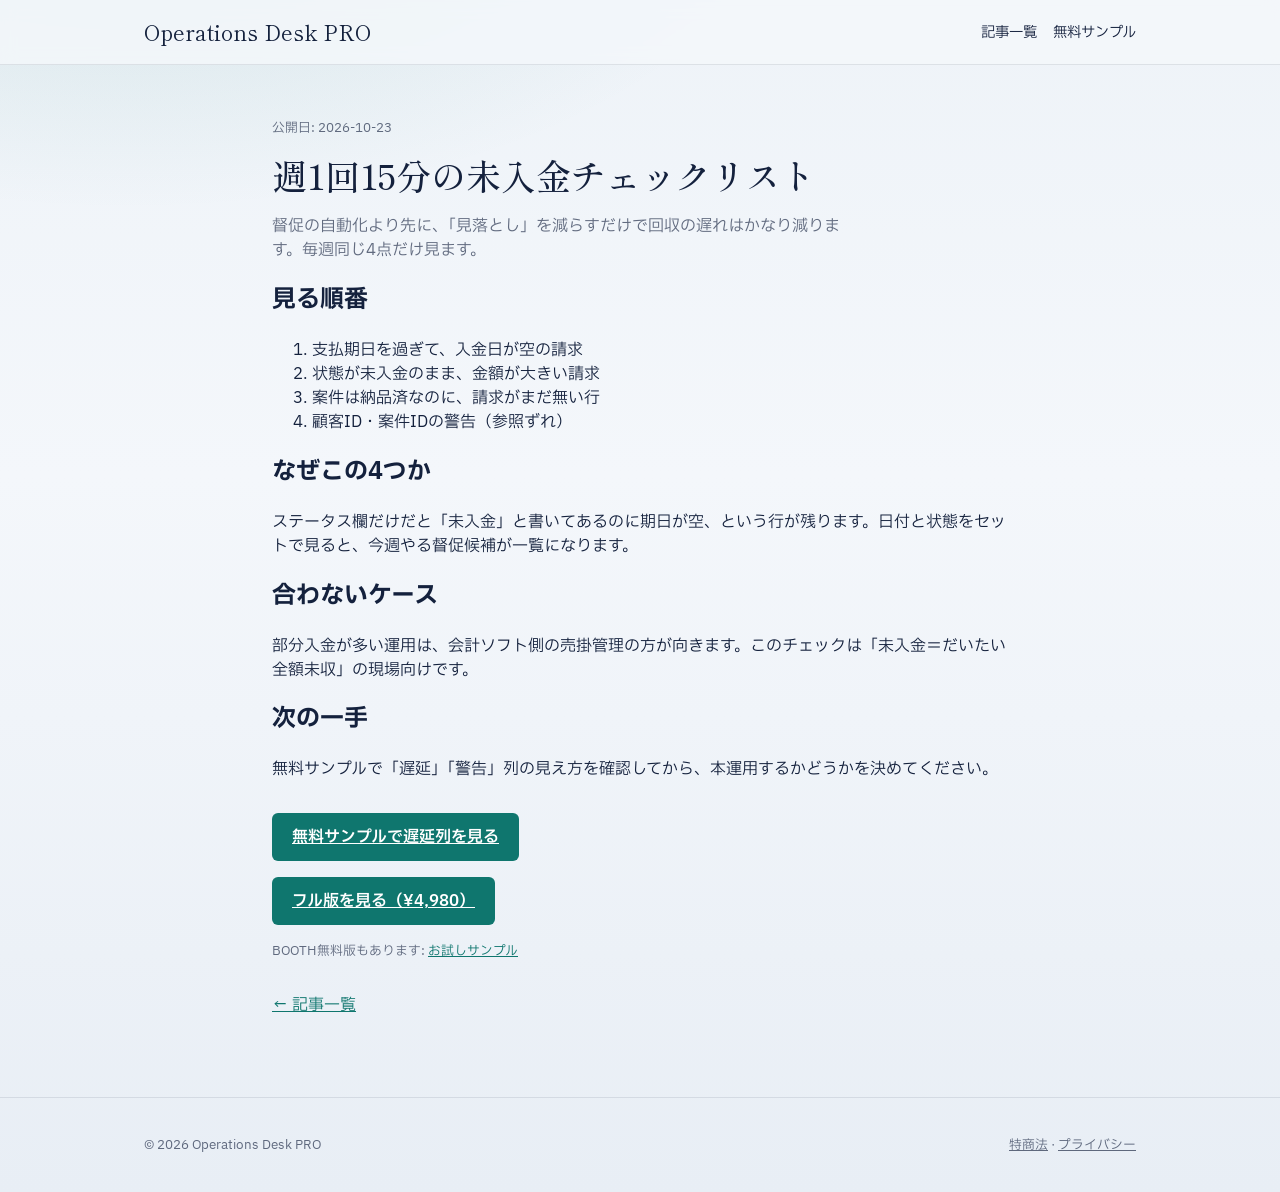
<file: articles/unpaid-checklist.html>
<!DOCTYPE html>
<html lang="ja">
  <head>
    <meta charset="utf-8" />
    <meta name="viewport" content="width=device-width, initial-scale=1" />
    <title>週1回15分の未入金チェックリスト | OpsDesk</title>
    <meta
      name="description"
      content="個人事業・小規模向け。支払期日超過・未請求・ID警告を週1回見るだけで、未入金の見失いを減らすチェックリスト。"
    />
    <link rel="preconnect" href="https://fonts.googleapis.com" />
    <link rel="preconnect" href="https://fonts.gstatic.com" crossorigin />
    <link
      href="https://fonts.googleapis.com/css2?family=IBM+Plex+Sans+JP:wght@400;500;600&family=Shippori+Mincho:wght@500;700&display=swap"
      rel="stylesheet"
    />
    <link rel="stylesheet" href="../styles.css" />
  </head>
  <body>
    <header class="site-header">
      <div class="wrap row">
        <a class="brand" href="../index.html"><span class="brand-en">Operations Desk PRO</span></a>
        <nav>
          <a href="./index.html">記事一覧</a>
          <a href="../sample.html">無料サンプル</a>
        </nav>
      </div>
    </header>
    <main class="wrap page article">
      <p class="note">公開日: 2026-10-23</p>
      <h1>週1回15分の未入金チェックリスト</h1>
      <p class="lede">
        督促の自動化より先に、「見落とし」を減らすだけで回収の遅れはかなり減ります。毎週同じ4点だけ見ます。
      </p>

      <h2>見る順番</h2>
      <ol>
        <li>支払期日を過ぎて、入金日が空の請求</li>
        <li>状態が未入金のまま、金額が大きい請求</li>
        <li>案件は納品済なのに、請求がまだ無い行</li>
        <li>顧客ID・案件IDの警告（参照ずれ）</li>
      </ol>

      <h2>なぜこの4つか</h2>
      <p>
        ステータス欄だけだと「未入金」と書いてあるのに期日が空、という行が残ります。日付と状態をセットで見ると、今週やる督促候補が一覧になります。
      </p>

      <h2>合わないケース</h2>
      <p>
        部分入金が多い運用は、会計ソフト側の売掛管理の方が向きます。このチェックは「未入金＝だいたい全額未収」の現場向けです。
      </p>

      <h2>次の一手</h2>
      <p>
        無料サンプルで「遅延」「警告」列の見え方を確認してから、本運用するかどうかを決めてください。
      </p>

      <div class="buy-block" style="margin-top: 2rem">
        <a class="btn" href="../downloads/operations-desk-pro-free-v1.0.0.zip"
          >無料サンプルで遅延列を見る</a
        >
        <p style="margin-top: 1rem">
          <a class="btn" href="https://opsdesk.booth.pm/items/9020369" rel="noopener"
            >フル版を見る（¥4,980）</a
          >
        </p>
        <p class="note" style="margin-top: 1rem">
          BOOTH無料版もあります:
          <a href="https://opsdesk.booth.pm/items/9020592" rel="noopener">お試しサンプル</a>
        </p>
      </div>
      <p style="margin-top: 2rem"><a href="./index.html">← 記事一覧</a></p>
    </main>
    <footer class="site-footer">
      <div class="wrap row">
        <p>© 2026 Operations Desk PRO</p>
        <p><a href="../legal.html">特商法</a> · <a href="../privacy.html">プライバシー</a></p>
      </div>
    </footer>
  </body>
</html>
</file>
<file: styles.css>
:root {
  --ink: #14213d;
  --paper: #f4f7fb;
  --accent: #0f766e;
  --muted: rgba(20, 33, 61, 0.65);
}

* {
  box-sizing: border-box;
}

body {
  margin: 0;
  font-family: "IBM Plex Sans JP", sans-serif;
  color: var(--ink);
  background:
    radial-gradient(1200px 600px at 10% -10%, rgba(15, 118, 110, 0.12), transparent 55%),
    linear-gradient(180deg, #eef3f8 0%, var(--paper) 40%, #e8eef5 100%);
  min-height: 100vh;
}

a {
  color: var(--accent);
}

.wrap {
  max-width: 64rem;
  margin: 0 auto;
  padding: 0 1rem;
}

.row {
  display: flex;
  justify-content: space-between;
  align-items: center;
  gap: 1rem;
  flex-wrap: wrap;
}

.site-header {
  border-bottom: 1px solid rgba(20, 33, 61, 0.1);
  background: rgba(244, 247, 251, 0.85);
  backdrop-filter: blur(8px);
  padding: 1rem 0;
}

.brand {
  text-decoration: none;
  color: inherit;
}

.brand-en,
.brand-hero {
  font-family: "Shippori Mincho", serif;
  font-size: 1.35rem;
}

.brand-hero {
  font-size: clamp(2rem, 5vw, 3.5rem);
  margin: 0;
}

.brand-ja {
  display: block;
  font-size: 0.75rem;
  color: var(--muted);
}

nav {
  display: flex;
  gap: 1rem;
  flex-wrap: wrap;
  align-items: center;
}

nav a {
  color: var(--ink);
  text-decoration: none;
  font-size: 0.9rem;
}

.accent-line {
  width: 7rem;
  height: 0.25rem;
  background: var(--accent);
  margin: 1rem 0;
}

.hero {
  display: grid;
  gap: 2rem;
  padding: 3rem 1rem 2rem;
}

@media (min-width: 900px) {
  .hero {
    grid-template-columns: 1.1fr 0.9fr;
    align-items: center;
  }
}

h1 {
  font-family: "Shippori Mincho", serif;
  font-size: clamp(1.4rem, 3vw, 2.2rem);
  font-weight: 500;
  line-height: 1.35;
  margin: 0;
}

.lede {
  color: var(--muted);
  max-width: 36rem;
}

.price {
  font-family: "Shippori Mincho", serif;
  font-size: 2rem;
  margin: 0.25rem 0 0.75rem;
  color: var(--accent);
}

.price-label,
.note {
  font-size: 0.8rem;
  color: var(--muted);
}

.btn {
  display: inline-flex;
  align-items: center;
  justify-content: center;
  border: 0;
  border-radius: 0.375rem;
  padding: 0.75rem 1.25rem;
  background: var(--accent);
  color: #fff;
  font-weight: 600;
  cursor: pointer;
}

.btn:disabled {
  background: rgba(20, 33, 61, 0.25);
  cursor: not-allowed;
}

.btn-small {
  padding: 0.5rem 0.85rem;
  font-size: 0.85rem;
  text-decoration: none;
}

.mock {
  margin: 0;
  background: #fff;
  border: 1px solid rgba(20, 33, 61, 0.1);
  border-radius: 0.5rem;
  box-shadow: 0 20px 50px rgba(20, 33, 61, 0.12);
  overflow: hidden;
}

.mock-bar {
  display: flex;
  justify-content: space-between;
  gap: 1rem;
  background: var(--ink);
  color: #fff;
  padding: 0.75rem 1rem;
  font-size: 0.85rem;
}

.muted {
  opacity: 0.65;
  font-size: 0.75rem;
}

.kpis {
  display: grid;
  grid-template-columns: repeat(3, 1fr);
  gap: 0.75rem;
  padding: 1rem;
}

.kpis div {
  border: 1px solid rgba(20, 33, 61, 0.1);
  background: var(--paper);
  padding: 0.75rem;
}

.kpis span {
  display: block;
  font-size: 0.7rem;
  color: var(--muted);
}

.kpis strong {
  font-family: "Shippori Mincho", serif;
  font-size: 1.25rem;
  color: var(--accent);
}

.section {
  padding: 2.5rem 1rem;
}

.cards {
  list-style: none;
  padding: 0;
  display: grid;
  gap: 1rem;
}

@media (min-width: 700px) {
  .cards {
    grid-template-columns: repeat(3, 1fr);
  }
}

.cards li {
  border-left: 2px solid var(--accent);
  padding-left: 1rem;
}

.dark {
  background: var(--ink);
  color: #e8eef5;
}

.dark a {
  color: #99f6e4;
}

.grid-2 {
  display: grid;
  gap: 2rem;
}

@media (min-width: 700px) {
  .grid-2 {
    grid-template-columns: 1fr 1fr;
  }
}

.faq div {
  border-bottom: 1px solid rgba(20, 33, 61, 0.1);
  padding-bottom: 1rem;
  margin-bottom: 1rem;
}

.faq dt {
  font-weight: 600;
}

.faq dd {
  margin: 0.35rem 0 0;
  color: var(--muted);
  font-size: 0.95rem;
}

.site-footer {
  border-top: 1px solid rgba(20, 33, 61, 0.1);
  padding: 1.5rem 0;
  font-size: 0.8rem;
  color: var(--muted);
}

.site-footer a {
  color: var(--muted);
}

.page {
  padding: 2.5rem 1rem 4rem;
  max-width: 48rem;
}

.warn {
  border: 1px solid rgba(180, 83, 9, 0.4);
  background: rgba(180, 83, 9, 0.1);
  padding: 0.85rem 1rem;
  border-radius: 0.375rem;
  font-size: 0.9rem;
}
</file>
